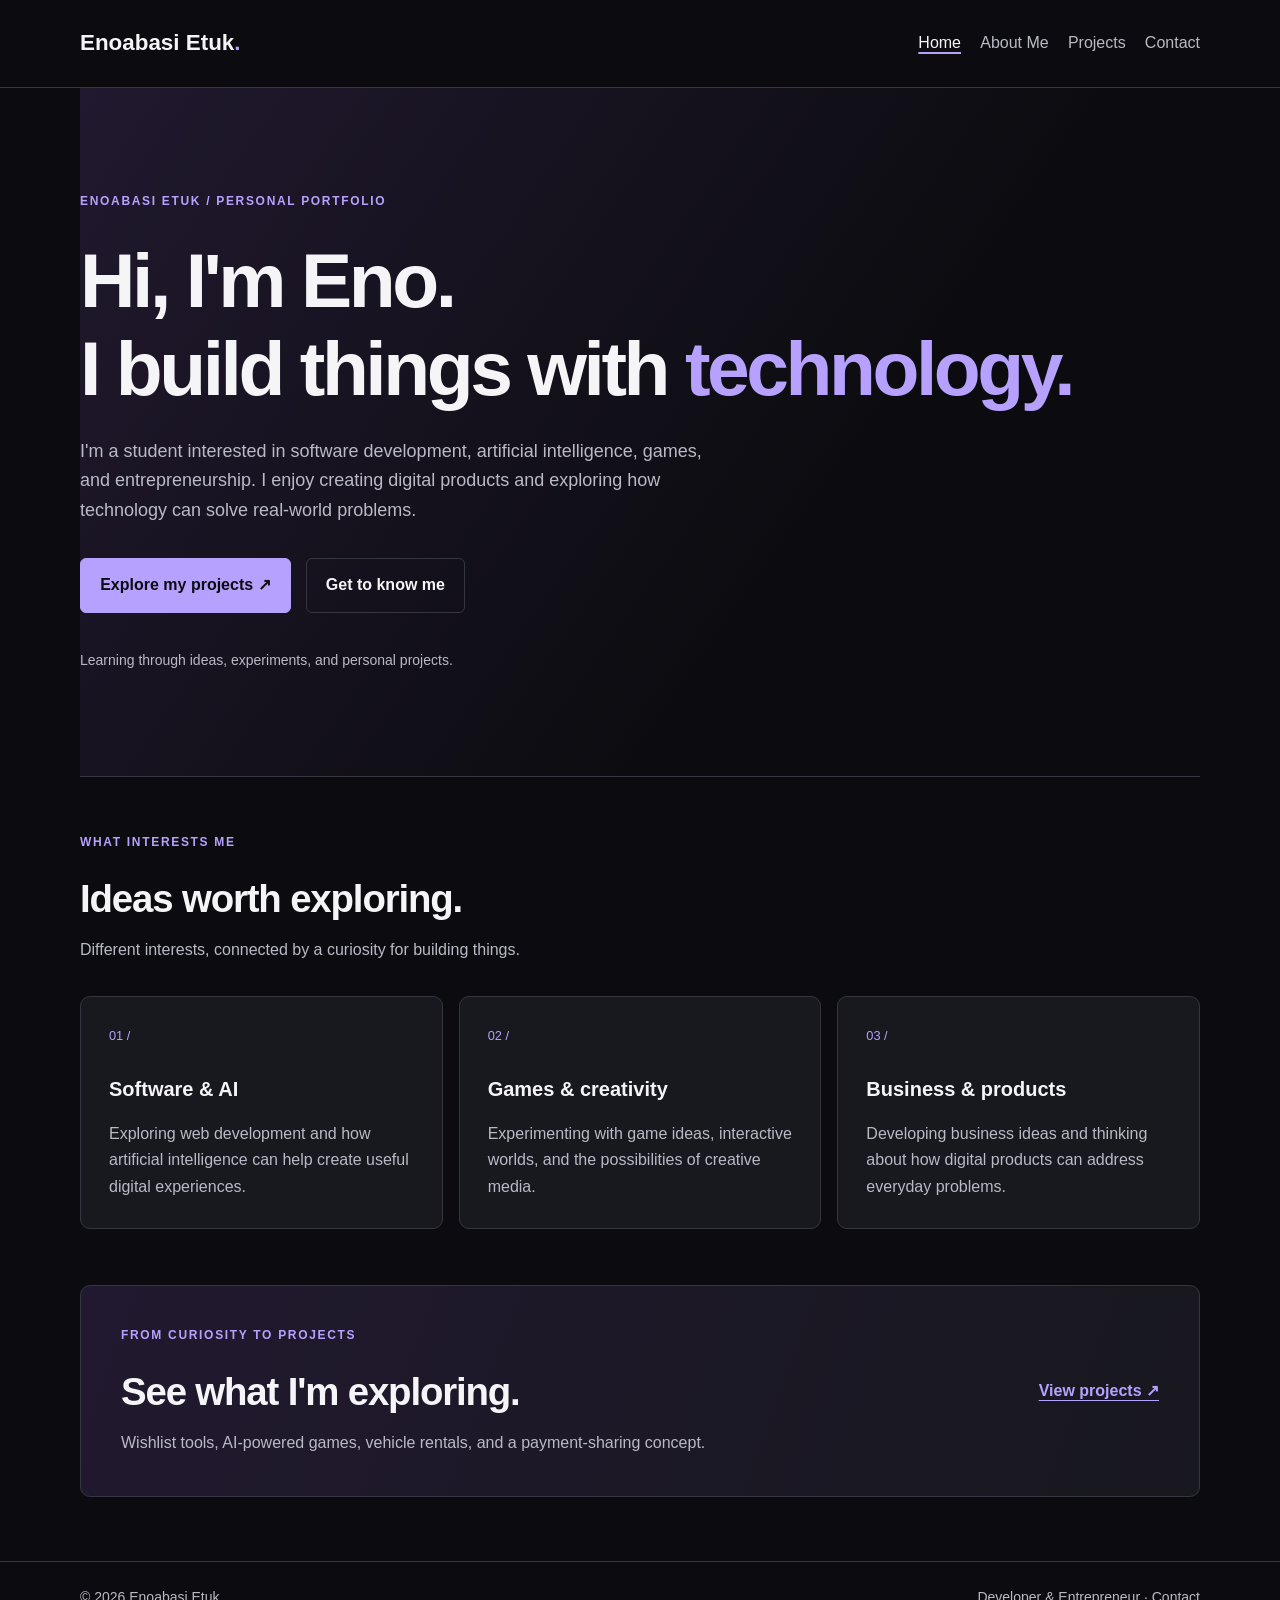
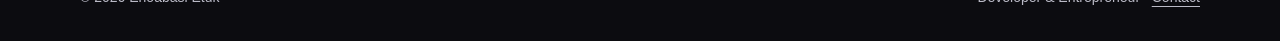
<file: index.html>
<!DOCTYPE html>
<!-- AI-assisted scaffold and implementation. See ATTRIBUTION.md. -->
<html lang="en">
<head>
  <meta charset="UTF-8">
  <meta name="viewport" content="width=device-width, initial-scale=1">
  <meta name="description" content="Enoabasi Etuk’s personal portfolio exploring software, artificial intelligence, games, and entrepreneurship.">
  <title>Home | Enoabasi Etuk — Developer &amp; Entrepreneur</title>
  <link rel="stylesheet" href="css/styles.css">
</head>
<body>
  <!-- 1. Shared header: skip link, identity, and four-page navigation. -->
  <a class="skip-link" href="#main-content">Skip to main content</a>
  <header class="site-header">
    <div class="container header-layout">
      <a class="brand" href="index.html" aria-label="Enoabasi Etuk home">Enoabasi Etuk<span aria-hidden="true">.</span></a>
      <nav aria-label="Main navigation">
        <ul>
          <li><a href="index.html" aria-current="page">Home</a></li>
          <li><a href="about.html">About Me</a></li>
          <li><a href="projects.html">Projects</a></li>
          <li><a href="contact.html">Contact</a></li>
        </ul>
      </nav>
    </div>
  </header>
  <!-- 2. Unique page content. -->
  <main id="main-content" class="container" tabindex="-1">
    <section class="hero" aria-labelledby="intro-heading">
      <p class="eyebrow">Enoabasi Etuk / Personal portfolio</p>
      <h1 id="intro-heading">Hi, I'm Eno.<br>I build things with <span class="accent">technology.</span></h1>
      <p class="intro">I'm a student interested in software development, artificial intelligence, games, and entrepreneurship. I enjoy creating digital products and exploring how technology can solve real-world problems.</p>
      <div class="actions">
        <a class="button button-primary" href="projects.html">Explore my projects <span aria-hidden="true">↗</span></a>
        <a class="button button-secondary" href="about.html">Get to know me</a>
      </div>
      <p class="hero-note">Learning through ideas, experiments, and personal projects.</p>
    </section>
    <section class="interests" aria-labelledby="interests-heading">
      <div class="section-heading">
        <p class="eyebrow">What interests me</p>
        <h2 id="interests-heading">Ideas worth exploring.</h2>
        <p>Different interests, connected by a curiosity for building things.</p>
      </div>
      <div class="card-grid">
        <article class="card">
          <p class="card-number" aria-hidden="true">01 /</p>
          <h3>Software &amp; AI</h3>
          <p>Exploring web development and how artificial intelligence can help create useful digital experiences.</p>
        </article>
        <article class="card">
          <p class="card-number" aria-hidden="true">02 /</p>
          <h3>Games &amp; creativity</h3>
          <p>Experimenting with game ideas, interactive worlds, and the possibilities of creative media.</p>
        </article>
        <article class="card">
          <p class="card-number" aria-hidden="true">03 /</p>
          <h3>Business &amp; products</h3>
          <p>Developing business ideas and thinking about how digital products can address everyday problems.</p>
        </article>
      </div>
    </section>
    <section class="project-invitation" aria-labelledby="projects-heading">
      <div>
        <p class="eyebrow">From curiosity to projects</p>
        <h2 id="projects-heading">See what I'm exploring.</h2>
        <p>Wishlist tools, AI-powered games, vehicle rentals, and a payment-sharing concept.</p>
      </div>
      <a class="text-link" href="projects.html">View projects <span aria-hidden="true">↗</span></a>
    </section>
  </main>
  <!-- 3. Shared footer. No invented contact details. -->
  <footer class="site-footer">
    <div class="container footer-layout">
      <p>© 2026 Enoabasi Etuk</p>
      <p>Developer &amp; Entrepreneur · <a href="contact.html">Contact</a></p>
    </div>
  </footer>
</body>
</html>
</file>
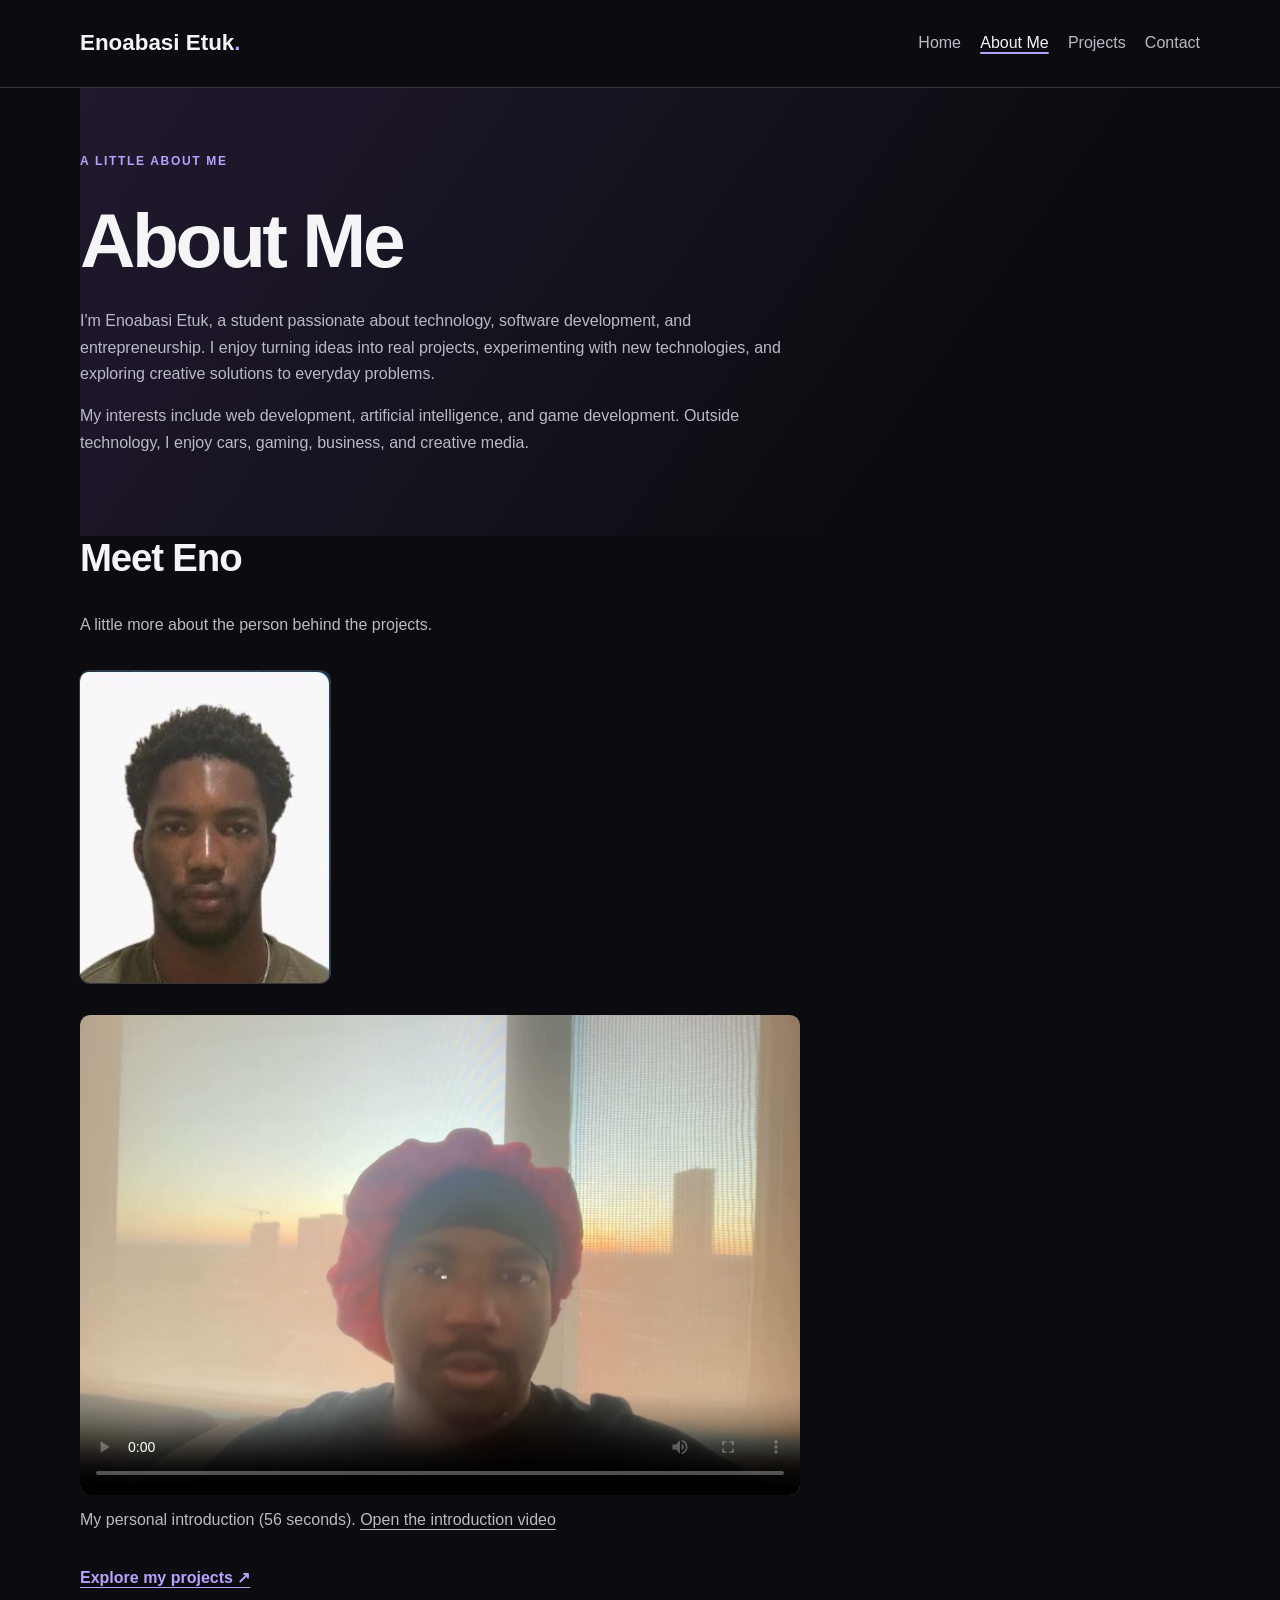
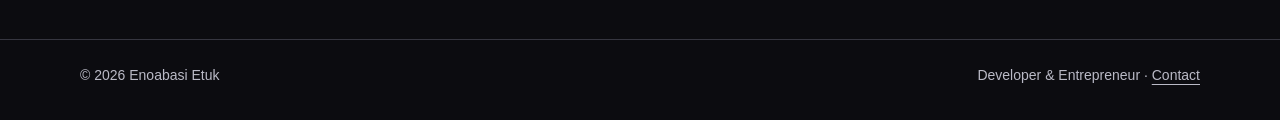
<file: about.html>
<!DOCTYPE html>
<!-- AI-assisted scaffold and implementation. See ATTRIBUTION.md. -->
<html lang="en">
<head>
  <meta charset="UTF-8">
  <meta name="viewport" content="width=device-width, initial-scale=1">
  <meta name="description" content="Enoabasi Etuk’s personal portfolio exploring software, artificial intelligence, games, and entrepreneurship.">
  <title>About Me | Enoabasi Etuk — Developer &amp; Entrepreneur</title>
  <link rel="stylesheet" href="css/styles.css">
</head>
<body>
  <!-- 1. Shared header: skip link, identity, and four-page navigation. -->
  <a class="skip-link" href="#main-content">Skip to main content</a>
  <header class="site-header">
    <div class="container header-layout">
      <a class="brand" href="index.html" aria-label="Enoabasi Etuk home">Enoabasi Etuk<span aria-hidden="true">.</span></a>
      <nav aria-label="Main navigation">
        <ul>
          <li><a href="index.html">Home</a></li>
          <li><a href="about.html" aria-current="page">About Me</a></li>
          <li><a href="projects.html">Projects</a></li>
          <li><a href="contact.html">Contact</a></li>
        </ul>
      </nav>
    </div>
  </header>
  <!-- 2. Unique page content. -->
  <main id="main-content" class="container" tabindex="-1">
    <section class="page-intro" aria-labelledby="page-heading">
      <p class="eyebrow">A little about me</p>
      <h1 id="page-heading">About Me</h1>
      <div class="reading-width">
        <p>I'm Enoabasi Etuk, a student passionate about technology, software development, and entrepreneurship. I enjoy turning ideas into real projects, experimenting with new technologies, and exploring creative solutions to everyday problems.</p>
        <p>My interests include web development, artificial intelligence, and game development. Outside technology, I enjoy cars, gaming, business, and creative media.</p>
      </div>
    </section>
    <section class="personal-media" aria-labelledby="media-heading">
      <h2 id="media-heading">Meet Eno</h2>
      <p>A little more about the person behind the projects.</p>
      <figure class="profile-photo">
        <img src="assets/images/eno-profile.jpg" width="250" height="312" alt="Portrait of Enoabasi Etuk">
      </figure>
      <figure>
        <video controls playsinline preload="metadata" poster="assets/images/eno-intro-poster.jpg" width="1620" height="1080" aria-label="Introduction by Enoabasi Etuk" aria-describedby="video-note">
          <source src="assets/video/eno-introduction.mp4" type="video/mp4">
          Your browser does not support HTML5 video.
        </video>
        <figcaption id="video-note">My personal introduction (56 seconds). <a href="assets/video/eno-introduction.mp4">Open the introduction video</a></figcaption>
      </figure>
      <a class="text-link" href="projects.html">Explore my projects <span aria-hidden="true">↗</span></a>
    </section>
  </main>
  <!-- 3. Shared footer. No invented contact details. -->
  <footer class="site-footer">
    <div class="container footer-layout">
      <p>© 2026 Enoabasi Etuk</p>
      <p>Developer &amp; Entrepreneur · <a href="contact.html">Contact</a></p>
    </div>
  </footer>
</body>
</html>
</file>
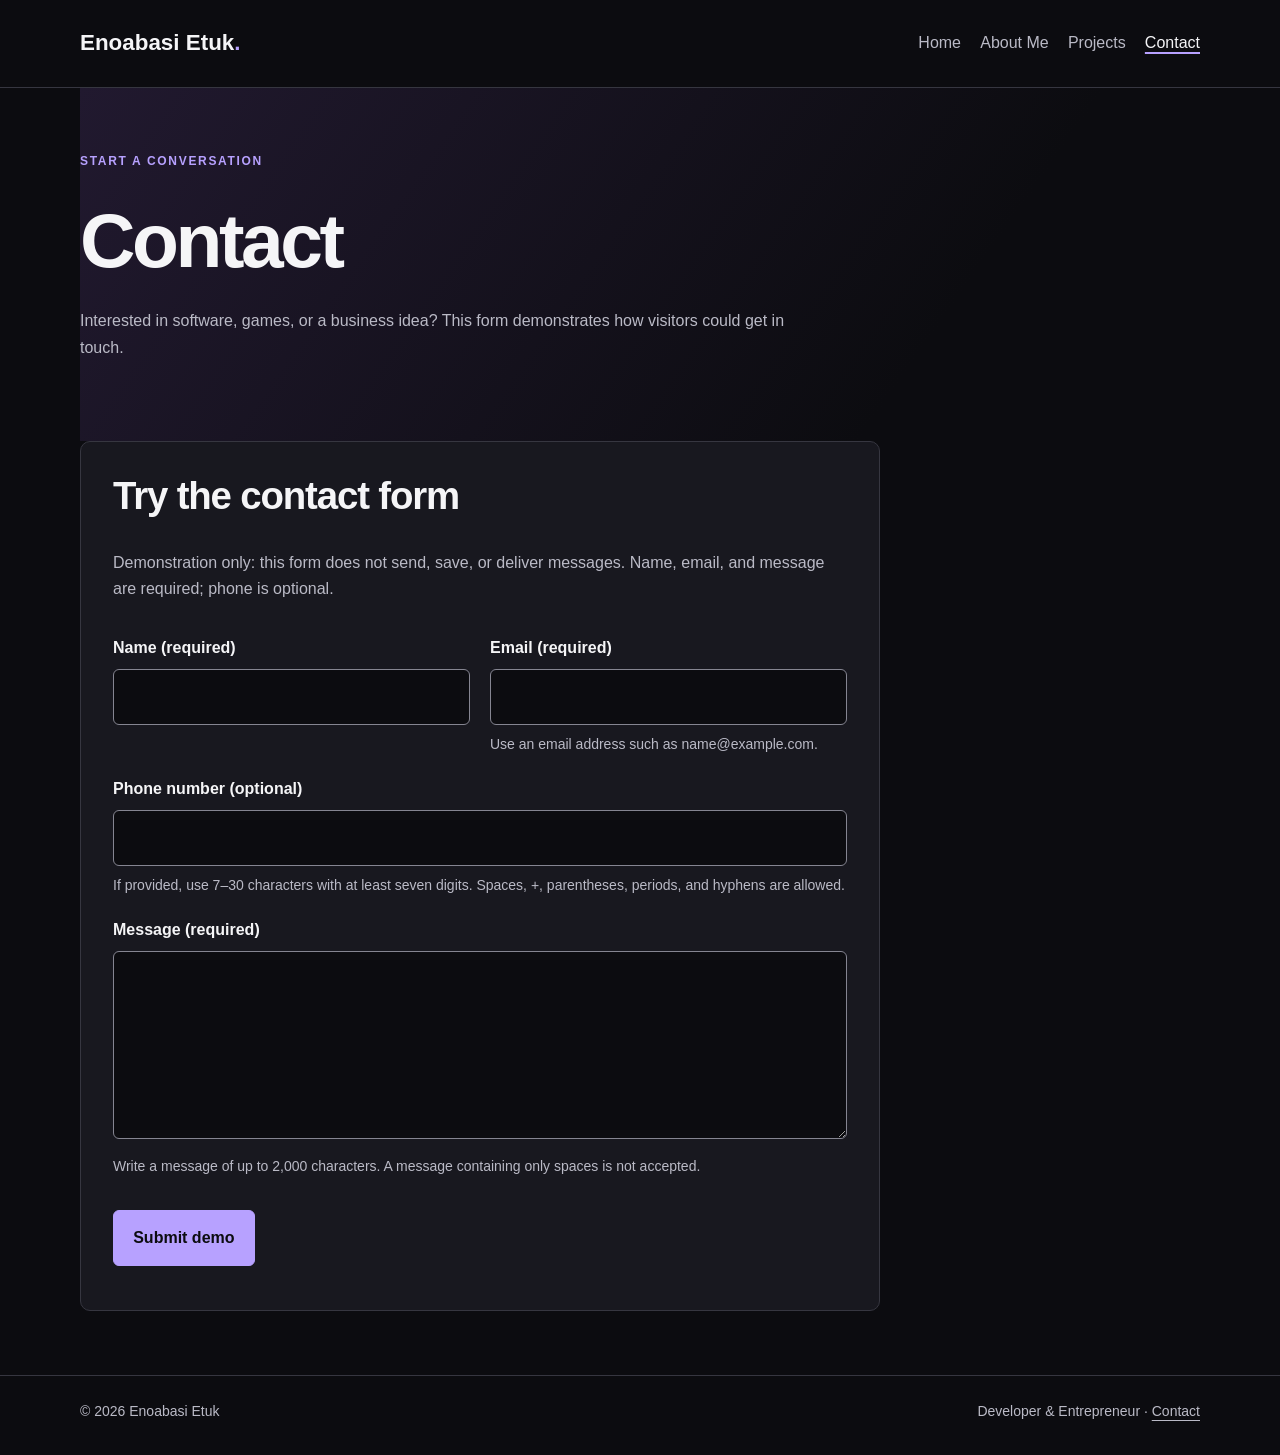
<file: contact.html>
<!DOCTYPE html>
<!-- AI-assisted scaffold and implementation. See ATTRIBUTION.md. -->
<html lang="en">
<head>
  <meta charset="UTF-8">
  <meta name="viewport" content="width=device-width, initial-scale=1">
  <meta name="description" content="Enoabasi Etuk’s personal portfolio exploring software, artificial intelligence, games, and entrepreneurship.">
  <title>Contact | Enoabasi Etuk — Developer &amp; Entrepreneur</title>
  <link rel="stylesheet" href="css/styles.css">
  <script src="js/contact.js" defer></script>
</head>
<body>
  <!-- 1. Shared header: skip link, identity, and four-page navigation. -->
  <a class="skip-link" href="#main-content">Skip to main content</a>
  <header class="site-header">
    <div class="container header-layout">
      <a class="brand" href="index.html" aria-label="Enoabasi Etuk home">Enoabasi Etuk<span aria-hidden="true">.</span></a>
      <nav aria-label="Main navigation">
        <ul>
          <li><a href="index.html">Home</a></li>
          <li><a href="about.html">About Me</a></li>
          <li><a href="projects.html">Projects</a></li>
          <li><a href="contact.html" aria-current="page">Contact</a></li>
        </ul>
      </nav>
    </div>
  </header>
  <!-- 2. Unique page content. -->
  <main id="main-content" class="container" tabindex="-1">
    <section class="page-intro" aria-labelledby="page-heading">
      <p class="eyebrow">Start a conversation</p>
      <h1 id="page-heading">Contact</h1>
      <p class="reading-width">Interested in software, games, or a business idea? This form demonstrates how visitors could get in touch.</p>
    </section>
    <section class="contact-panel" aria-labelledby="form-heading">
      <h2 id="form-heading">Try the contact form</h2>
      <p id="form-note">Demonstration only: this form does not send, save, or deliver messages. Name, email, and message are required; phone is optional.</p>
      <noscript><p>JavaScript is disabled. The demonstration submit button is unavailable, and no information will be sent.</p></noscript>
      <!-- Native HTML validation runs before the submit handler. No submission service is connected. -->
      <form id="contact-form" aria-describedby="form-note">
        <div class="form-grid">
          <div class="field">
            <label for="name">Name (required)</label>
            <input id="name" name="name" type="text" autocomplete="name" required maxlength="100" pattern=".*\S.*" title="Enter a name containing at least one non-space character.">
          </div>
          <div class="field">
            <label for="email">Email (required)</label>
            <input id="email" name="email" type="email" autocomplete="email" required maxlength="254" aria-describedby="email-help">
            <p class="field-help" id="email-help">Use an email address such as name@example.com.</p>
          </div>
          <div class="field field-wide">
            <label for="phone">Phone number (optional)</label>
            <input id="phone" name="phone" type="tel" autocomplete="tel" maxlength="30" pattern="[+0-9\(\) .\-]{7,30}" title="Use 7–30 characters: digits, spaces, +, parentheses, periods, or hyphens." aria-describedby="phone-help">
            <p class="field-help" id="phone-help">If provided, use 7–30 characters with at least seven digits. Spaces, +, parentheses, periods, and hyphens are allowed.</p>
          </div>
          <div class="field field-wide">
            <label for="message">Message (required)</label>
            <textarea id="message" name="message" rows="6" required maxlength="2000" aria-describedby="message-help"></textarea>
            <p class="field-help" id="message-help">Write a message of up to 2,000 characters. A message containing only spaces is not accepted.</p>
          </div>
        </div>
        <!-- Enabled only after the script installs the no-delivery submit handler. -->
        <button class="button button-primary" type="submit" disabled>Submit demo</button>
        <p id="form-status" role="status" aria-live="polite"></p>
      </form>
    </section>
  </main>
  <!-- 3. Shared footer. No invented contact details. -->
  <footer class="site-footer">
    <div class="container footer-layout">
      <p>© 2026 Enoabasi Etuk</p>
      <p>Developer &amp; Entrepreneur · <a href="contact.html">Contact</a></p>
    </div>
  </footer>
</body>
</html>
</file>
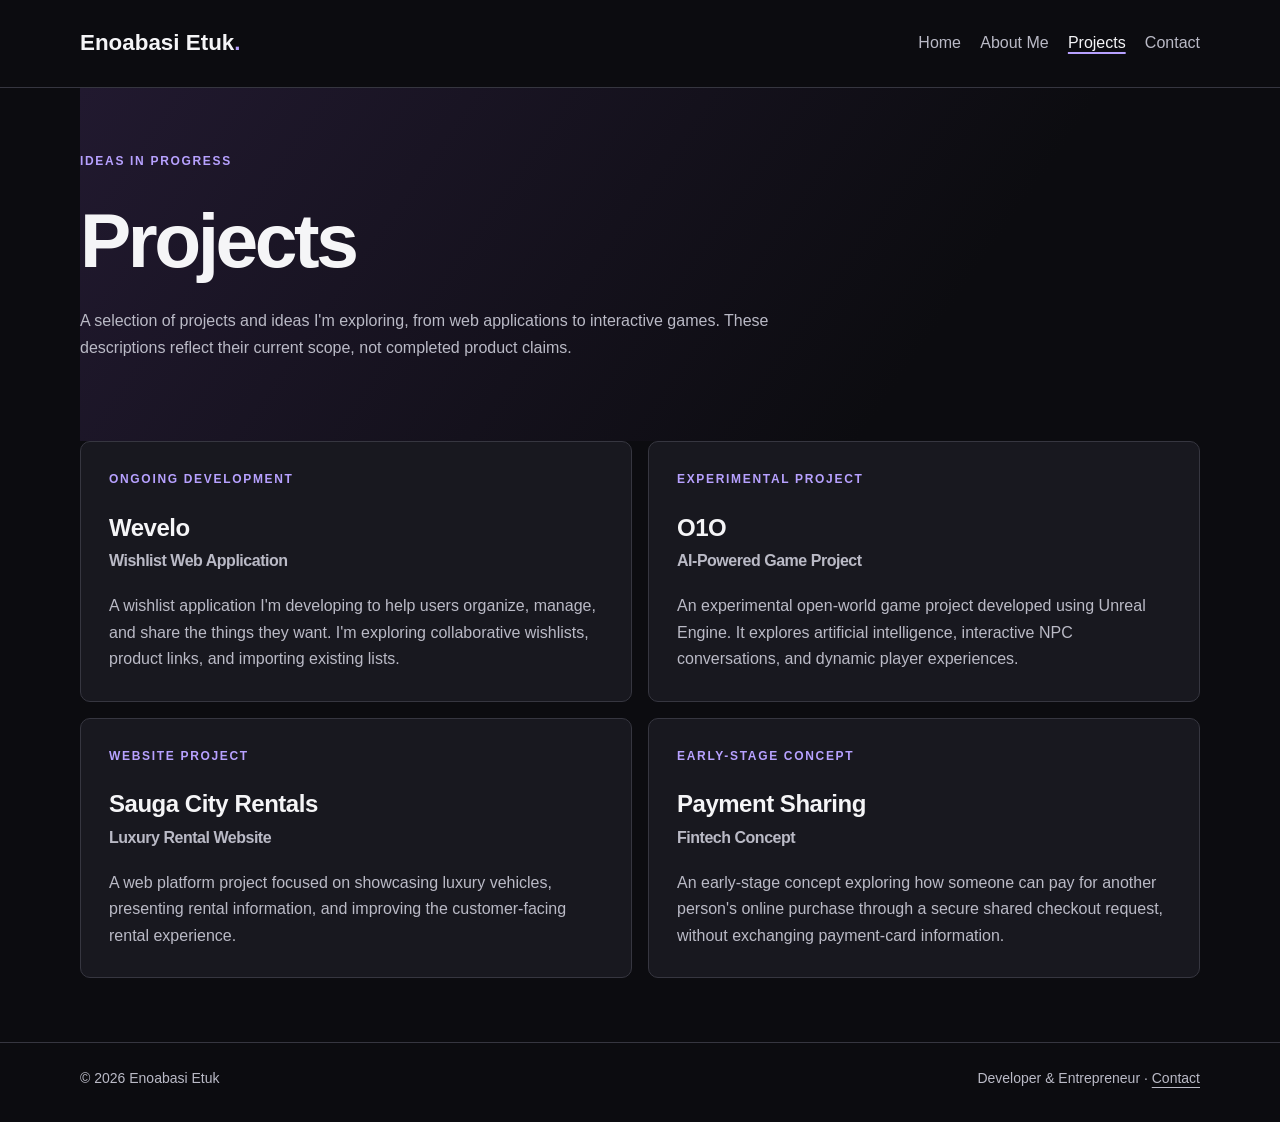
<file: projects.html>
<!DOCTYPE html>
<!-- AI-assisted scaffold and implementation. See ATTRIBUTION.md. -->
<html lang="en">
<head>
  <meta charset="UTF-8">
  <meta name="viewport" content="width=device-width, initial-scale=1">
  <meta name="description" content="Enoabasi Etuk’s personal portfolio exploring software, artificial intelligence, games, and entrepreneurship.">
  <title>Projects | Enoabasi Etuk — Developer &amp; Entrepreneur</title>
  <link rel="stylesheet" href="css/styles.css">
</head>
<body>
  <!-- 1. Shared header: skip link, identity, and four-page navigation. -->
  <a class="skip-link" href="#main-content">Skip to main content</a>
  <header class="site-header">
    <div class="container header-layout">
      <a class="brand" href="index.html" aria-label="Enoabasi Etuk home">Enoabasi Etuk<span aria-hidden="true">.</span></a>
      <nav aria-label="Main navigation">
        <ul>
          <li><a href="index.html">Home</a></li>
          <li><a href="about.html">About Me</a></li>
          <li><a href="projects.html" aria-current="page">Projects</a></li>
          <li><a href="contact.html">Contact</a></li>
        </ul>
      </nav>
    </div>
  </header>
  <!-- 2. Unique page content. -->
  <main id="main-content" class="container" tabindex="-1">
    <section class="page-intro" aria-labelledby="page-heading">
      <p class="eyebrow">Ideas in progress</p>
      <h1 id="page-heading">Projects</h1>
      <p class="reading-width">A selection of projects and ideas I'm exploring, from web applications to interactive games. These descriptions reflect their current scope, not completed product claims.</p>
    </section>
    <!-- Each article describes one project; status labels reflect supplied information. -->
    <div class="card-grid project-grid">
      <article class="card" aria-labelledby="wevelo-heading">
        <p class="eyebrow">Ongoing development</p>
        <h2 id="wevelo-heading">Wevelo <span class="project-type">Wishlist Web Application</span></h2>
        <p>A wishlist application I'm developing to help users organize, manage, and share the things they want. I'm exploring collaborative wishlists, product links, and importing existing lists.</p>
      </article>
      <article class="card" aria-labelledby="o1o-heading">
        <p class="eyebrow">Experimental project</p>
        <h2 id="o1o-heading">O1O <span class="project-type">AI-Powered Game Project</span></h2>
        <p>An experimental open-world game project developed using Unreal Engine. It explores artificial intelligence, interactive NPC conversations, and dynamic player experiences.</p>
      </article>
      <article class="card" aria-labelledby="sauga-heading">
        <p class="eyebrow">Website project</p>
        <h2 id="sauga-heading">Sauga City Rentals <span class="project-type">Luxury Rental Website</span></h2>
        <p>A web platform project focused on showcasing luxury vehicles, presenting rental information, and improving the customer-facing rental experience.</p>
      </article>
      <article class="card" aria-labelledby="payment-heading">
        <p class="eyebrow">Early-stage concept</p>
        <h2 id="payment-heading">Payment Sharing <span class="project-type">Fintech Concept</span></h2>
        <p>An early-stage concept exploring how someone can pay for another person's online purchase through a secure shared checkout request, without exchanging payment-card information.</p>
      </article>
    </div>
  </main>
  <!-- 3. Shared footer. No invented contact details. -->
  <footer class="site-footer">
    <div class="container footer-layout">
      <p>© 2026 Enoabasi Etuk</p>
      <p>Developer &amp; Entrepreneur · <a href="contact.html">Contact</a></p>
    </div>
  </footer>
</body>
</html>
</file>
<file: css/styles.css>
/* AI-assisted CSS. No lecture reference supplied. See ATTRIBUTION.md. */
/* 1. Shared palette and predictable sizing. */
:root {
  color-scheme: dark;
  --background: #0c0c10;
  --surface: #18181f;
  --text: #f5f5f7;
  --muted: #babac6;
  --accent: #b7a1ff;
  --border: #363640;
}
* { box-sizing: border-box; }
body { margin: 0; background: var(--background); color: var(--text); font-family: Arial, Helvetica, sans-serif; line-height: 1.65; }
a { color: inherit; text-underline-offset: 0.25em; }
a:hover { color: var(--accent); }
a:focus-visible, button:focus-visible, input:focus-visible, textarea:focus-visible { outline: 3px solid var(--accent); outline-offset: 5px; }
.container { width: 90%; max-width: 1120px; margin-inline: auto; }
h1, h2, h3, p { margin-top: 0; }
h1, h2, h3 { line-height: 1.15; }
h1 { font-size: clamp(2.5rem, 6vw, 5.25rem); letter-spacing: -0.045em; margin-bottom: 1.5rem; }
h2 { font-size: clamp(1.8rem, 3vw, 2.5rem); letter-spacing: -0.03em; }
h3 { font-size: 1.25rem; }
p { color: var(--muted); }
/* 2. Keyboard access and navigation, using Grid and normal flow. */
.skip-link { position: absolute; top: -100px; left: 1rem; padding: 0.75rem 1rem; background: var(--text); color: var(--background); z-index: 10; }
.skip-link:focus { top: 1rem; }
.site-header { border-bottom: 1px solid var(--border); }
.header-layout { padding-block: 1.5rem; }
.brand { font-size: 1.4rem; font-weight: 700; text-decoration: none; }
.brand span, .accent { color: var(--accent); }
nav ul { display: grid; grid-template-columns: repeat(2, 1fr); gap: 0.5rem 1.2rem; list-style: none; padding: 0; margin: 1rem 0 0; }
nav a { display: inline-block; padding-block: 0.4rem; color: var(--muted); text-decoration: none; }
nav a[aria-current="page"] { color: var(--text); text-decoration: underline; text-decoration-color: var(--accent); text-decoration-thickness: 2px; }
/* 3. Home introduction and links. The 125-degree gradient fades into black. */
.hero { padding: 4.5rem 0 4rem; background: linear-gradient(125deg, #21192f 0%, #0c0c10 65%); }
.eyebrow { color: var(--accent); font-size: 0.75rem; font-weight: 700; letter-spacing: 0.14em; text-transform: uppercase; margin-bottom: 1.5rem; }
.intro { max-width: 640px; font-size: 1.125rem; }
.actions { margin-top: 2rem; }
.button { display: inline-block; padding: 0.85rem 1.2rem; margin: 0 0.65rem 0.75rem 0; border: 1px solid var(--border); border-radius: 6px; font-weight: 700; text-decoration: none; transition: background-color 160ms, border-color 160ms; }
.button-primary { background: var(--accent); border-color: var(--accent); color: var(--background); }
.button-primary:hover { background: #cbbbff; color: var(--background); }
.button-secondary:hover { background: var(--surface); border-color: var(--accent); }
.hero-note { font-size: 0.875rem; margin: 1.5rem 0 0; }
/* 4. Interest cards and project invitation. */
.interests { padding-block: 3.5rem; border-top: 1px solid var(--border); }
.section-heading { max-width: 600px; margin-bottom: 2rem; }
.section-heading h2 { margin-bottom: 1rem; }
.card-grid { display: grid; grid-template-columns: 1fr; gap: 1rem; }
.card { padding: 1.75rem; border: 1px solid var(--border); border-radius: 10px; background: var(--surface); }
.card-number { color: var(--accent); font-size: 0.8rem; margin-bottom: 2rem; }
.card p:last-child { margin-bottom: 0; }
.project-invitation { padding: 2rem; margin-bottom: 4rem; border: 1px solid var(--border); border-radius: 10px; background: linear-gradient(110deg, #21192f, #18181f); }
.project-invitation h2 { margin-bottom: 1rem; }
.text-link { color: var(--accent); font-weight: 700; }
/* 5. Footer and shared inner-page styles. */
.site-footer { padding-block: 1.5rem; border-top: 1px solid var(--border); font-size: 0.875rem; }
.footer-layout p { margin-bottom: 0.5rem; }
.page-intro { padding-block: 4rem; }
.personal-media { max-width: 720px; padding-bottom: 3rem; }
figure { margin: 2rem 0; }
img, video { display: block; width: 100%; height: auto; border-radius: 10px; }
figcaption { color: var(--muted); margin-top: 0.75rem; }
/* 6. Tablet: horizontal navigation, two columns where space permits. */
@media (min-width: 768px) {
  .header-layout { display: grid; grid-template-columns: 1fr auto; align-items: center; gap: 2rem; }
  nav ul { grid-template-columns: repeat(4, auto); margin: 0; }
  .card-grid { grid-template-columns: repeat(2, minmax(0, 1fr)); }
  .footer-layout { display: grid; grid-template-columns: 1fr auto; gap: 1rem; }
}
/* 7. Desktop: three cards and a two-column project invitation. */
@media (min-width: 1024px) {
  .hero { padding-block: 6.5rem; }
  .card-grid { grid-template-columns: repeat(3, minmax(0, 1fr)); }
  .project-invitation { display: grid; grid-template-columns: 1fr auto; align-items: center; gap: 2rem; padding: 2.5rem; }
  .project-invitation p:last-child { margin-bottom: 0; }
}
/* 8. Respect reduced-motion preferences. */
@media (prefers-reduced-motion: reduce) {
  .button { transition: none; }
}

/* 9. About, Projects, and Contact reuse the shared palette and cards. */
.reading-width { max-width: 720px; }
.page-intro { background: linear-gradient(125deg, #21192f, #0c0c10 75%); }
.project-grid { padding-bottom: 4rem; }
.project-grid h2 { font-size: 1.5rem; letter-spacing: -0.02em; }
.project-type { display: block; font-size: 1rem; line-height: 1.5; color: var(--muted); margin-top: 0.5rem; }
.contact-panel { max-width: 800px; margin-bottom: 4rem; padding: 1.5rem; border: 1px solid var(--border); border-radius: 10px; background: var(--surface); }
.form-grid { display: grid; grid-template-columns: minmax(0, 1fr); gap: 1.25rem; margin-block: 2rem; }
.field { min-width: 0; }
label { display: block; font-weight: 700; margin-bottom: 0.5rem; }
input, textarea { width: 100%; padding: 0.85rem; border: 1px solid #858591; border-radius: 6px; background: var(--background); color: var(--text); font: inherit; }
textarea { resize: vertical; min-height: 10rem; }
.field-help { font-size: 0.875rem; margin: 0.5rem 0 0; }
button { font: inherit; cursor: pointer; }
button:disabled { opacity: 0.6; cursor: not-allowed; }
#form-status { margin-bottom: 0; }
@media (min-width: 768px) {
  .project-grid { grid-template-columns: repeat(2, minmax(0, 1fr)); }
  .form-grid { grid-template-columns: repeat(2, minmax(0, 1fr)); }
  .field-wide { grid-column: 1 / -1; }
  .contact-panel { padding: 2rem; }
}

/* Real portrait: cap at native width and preserve its natural aspect ratio. */
.profile-photo { width: 100%; max-width: 250px; }
.profile-photo img { height: auto; border-radius: 10px; box-shadow: 0 0 0 1px var(--border); }
</file>
